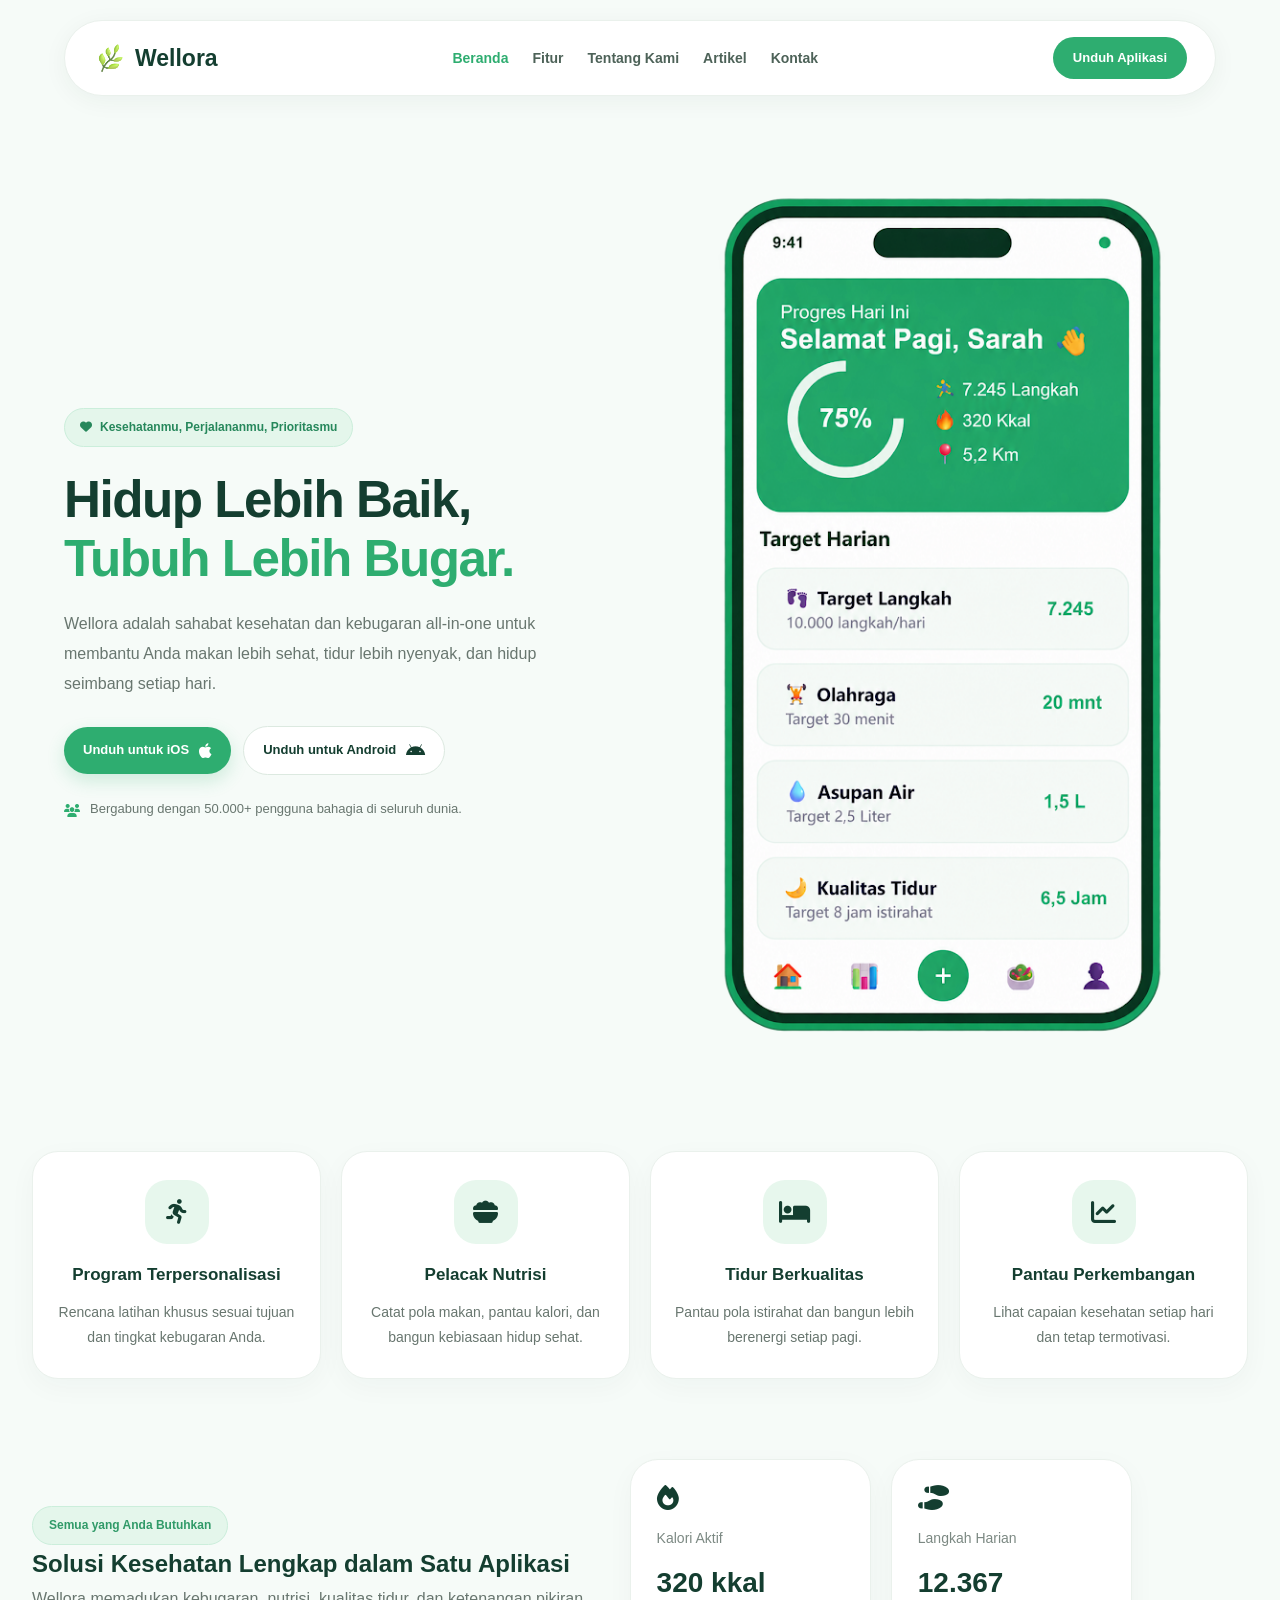
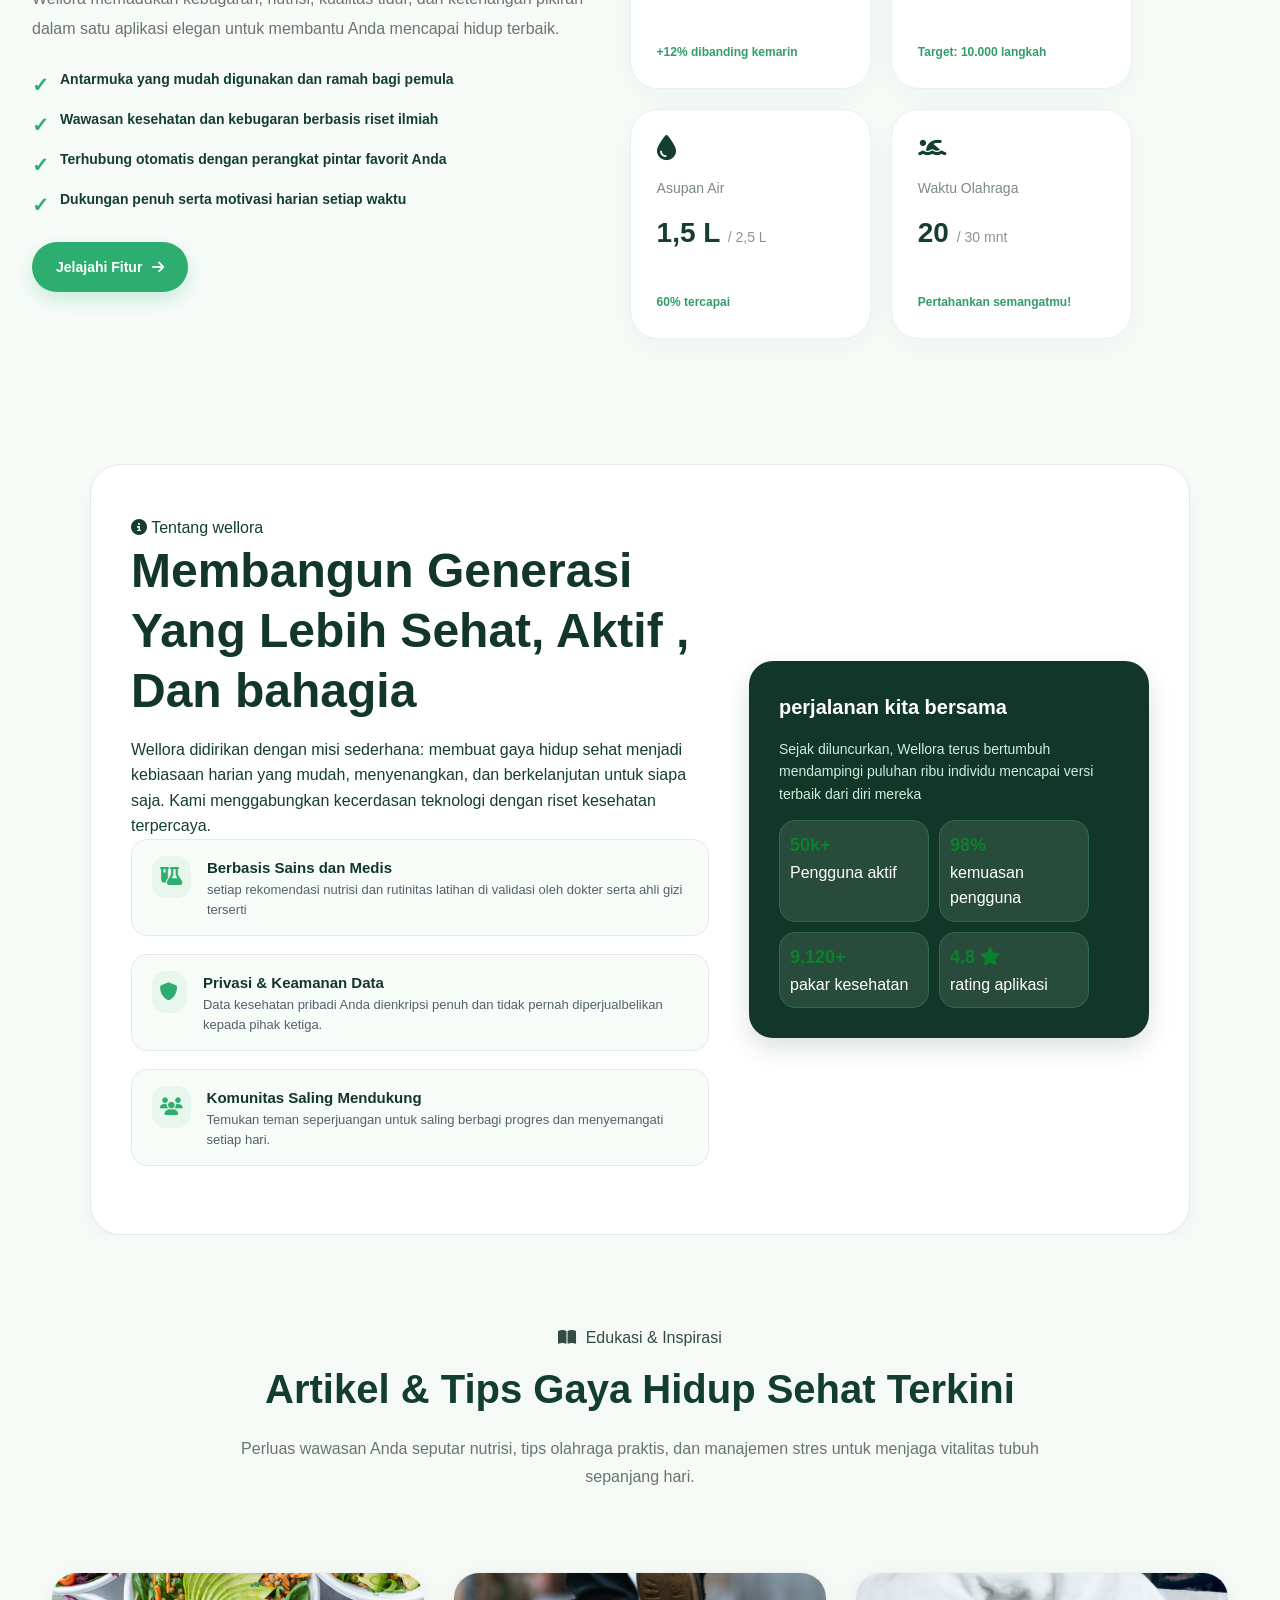
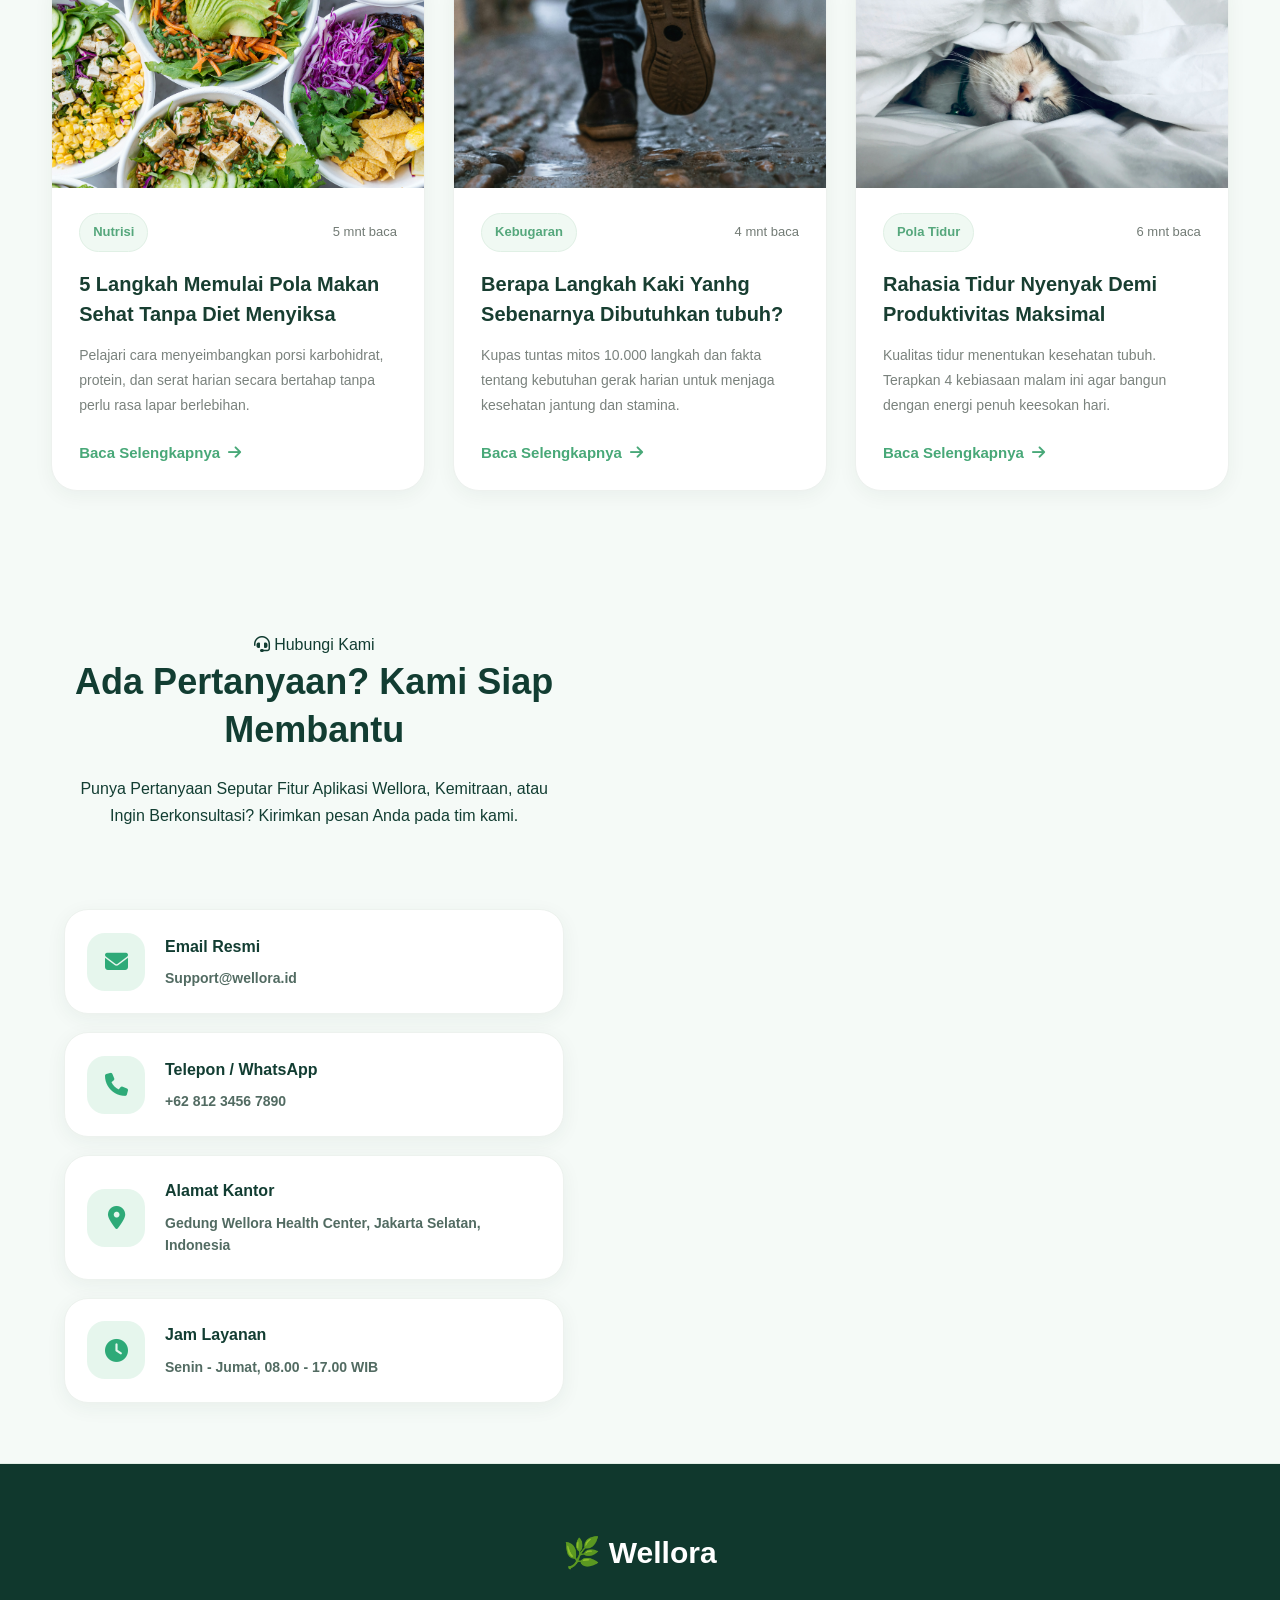
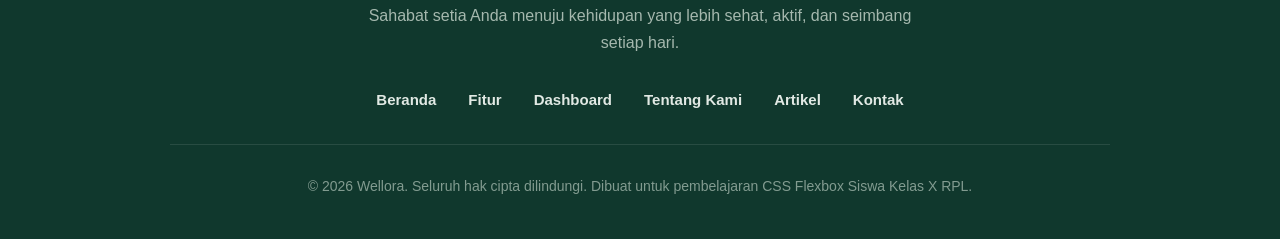
<file: index.html>
<!DOCTYPE html>
<html lang="id">
<head>
    <meta charset="UTF-8">
    <meta name="viewport" content="width=device-width, initial-scale=1.0">
    <title>Wellora - Hidup Lebih Sehat</title>
<!-- logo lgi -->
    <link rel="icon" type="aset/logo wellora.png" href="aset/logo wellora.png">

    <link rel="stylesheet" href="style.css">

    <link rel="stylesheet"
        href="https://cdnjs.cloudflare.com/ajax/libs/font-awesome/6.7.2/css/all.min.css">
</head>

<body>

    <!-- HEADER / NAVBAR -->
    <header class="navbar">
        <a href="#" class="nav-logo">
            <img src="aset/logo wellora.png" alt="Logo Wellora">
            <span>Wellora</span>
        </a>

        <nav class="nav-menu">
            <a href="#" class="nav-item active">Beranda</a>
            <a href="#fitur" class="nav-item">Fitur</a>
            <a href="#tentang" class="nav-item">Tentang Kami</a>
            <a href="#artikel" class="nav-item">Artikel</a>
            <a href="#kontak" class="nav-item">Kontak</a>
        </nav>

        <div class="nav-button">
            <a href="#fitur" class="btn-unduh">Unduh Aplikasi</a>
        </div>
    </header>

    <!-- HERO UTAMA -->
    <section class="hero-utama">

        <div class="text-hero">
            <span class="badge-hero">
                <i class="fa-solid fa-heart"></i>
                Kesehatanmu, Perjalananmu, Prioritasmu
            </span>

            <h1 class="judul-hero">
                Hidup Lebih Baik,
                <span>Tubuh Lebih Bugar.</span>
            </h1>

            <p class="deskripsi-hero">
                Wellora adalah sahabat kesehatan dan kebugaran
                all-in-one untuk membantu Anda makan lebih sehat,
                tidur lebih nyenyak, dan hidup seimbang setiap hari.
            </p>

            <div class="button-hero">
                <a href="#" class="btn-ios">
                    Unduh untuk iOS
                    <i class="fa-brands fa-apple"></i>
                </a>

                <a href="#" class="btn-android">
                    Unduh untuk Android
                    <i class="fa-brands fa-android"></i>
                </a>
            </div>

            <div class="tagline">
                <i class="fa-solid fa-users"></i>
                Bergabung dengan 50.000+ pengguna bahagia
                di seluruh dunia.
            </div>
        </div>

        <div class="gambar-hero">
            <img src="aset/mobile.png" alt="Aplikasi Wellora"
                class="gambar">
        </div>

    </section>

    <!-- KONTEN UTAMA -->
    <main class="container">

        <!-- FITUR -->
        <section class="features" id="fitur">

            <div class="feature">
                <span class="icon">
                    <i class="fa-solid fa-person-running"></i>
                </span>
                <h3>Program Terpersonalisasi</h3>
                <p>
                    Rencana latihan khusus sesuai tujuan dan tingkat
                    kebugaran Anda.
                </p>
            </div>

            <div class="feature">
                <span class="icon">
                    <i class="fa-solid fa-bowl-food"></i>
                </span>
                <h3>Pelacak Nutrisi</h3>
                <p>
                    Catat pola makan, pantau kalori, dan bangun
                    kebiasaan hidup sehat.
                </p>
            </div>

            <div class="feature">
                <span class="icon">
                    <i class="fa-solid fa-bed"></i>
                </span>
                <h3>Tidur Berkualitas</h3>
                <p>
                    Pantau pola istirahat dan bangun lebih berenergi
                    setiap pagi.
                </p>
            </div>

            <div class="feature">
                <span class="icon">
                    <i class="fa-solid fa-chart-line"></i>
                </span>
                <h3>Pantau Perkembangan</h3>
                <p>
                    Lihat capaian kesehatan setiap hari dan tetap
                    termotivasi.
                </p>
            </div>

        </section>

        <!-- INFORMASI DAN DASHBOARD -->
        <section class="hero">

            <div class="content">
                <span class="badge">
                    Semua yang Anda Butuhkan
                </span>

                <h2 class="judul-konten">
                    Solusi Kesehatan Lengkap dalam Satu Aplikasi
                </h2>

                <p class="description">
                    Wellora memadukan kebugaran, nutrisi, kualitas tidur,
                    dan ketenangan pikiran dalam satu aplikasi elegan
                    untuk membantu Anda mencapai hidup terbaik.
                </p>

                <ul class="daftar-fitur">
                    <li>
                        Antarmuka yang mudah digunakan dan ramah bagi pemula
                    </li>
                    <li>
                        Wawasan kesehatan dan kebugaran berbasis riset ilmiah
                    </li>
                    <li>
                        Terhubung otomatis dengan perangkat pintar favorit Anda
                    </li>
                    <li>
                        Dukungan penuh serta motivasi harian setiap waktu
                    </li>
                </ul>

                <a href="#dashboard" class="button">
                    Jelajahi Fitur <i class="fa-solid fa-arrow-right"></i>
                </a>
            </div>

            <!-- DASHBOARD -->
            <div class="dashboard" id="dashboard">

                <div class="stat">
                    <span class="stat-icon">
                        <i class="fa-solid fa-fire"></i>
                    </span>
                    <p>Kalori Aktif</p>
                    <h3>320 kkal</h3>
                    <small>+12% dibanding kemarin</small>
                </div>

                <div class="stat">
                    <span class="stat-icon">
                        <i class="fa-solid fa-shoe-prints"></i>
                    </span>
                    <p>Langkah Harian</p>
                    <h3>12.367</h3>
                    <small>Target: 10.000 langkah</small>
                </div>

                <div class="stat">
                    <span class="stat-icon">
                        <i class="fa-solid fa-droplet"></i>
                    </span>
                    <p>Asupan Air</p>
                    <h3>1,5 L <em>/ 2,5 L</em></h3>
                    <small>60% tercapai</small>
                </div>

                <div class="stat">
                    <span class="stat-icon">
                        <i class="fa-solid fa-person-swimming"></i>
                    </span>
                    <p>Waktu Olahraga</p>
                    <h3>20 <em>/ 30 mnt</em></h3>
                    <small>Pertahankan semangatmu!</small>
                </div>

            </div>

        </section>

        <!-- TENTANG
        <section class="tentang" id="tentang">
            <span class="badge">Tentang Wellora</span>
            <h2>Mulai Perjalanan Sehatmu Bersama Wellora</h2>
            <p>
                Satu aplikasi untuk membantu Anda menjaga kebugaran,
                pola makan, tidur, dan keseimbangan hidup.
            </p>
        </section>

        <footer id="kontak">
            <p>© 2026 Wellora. Hidup sehat, hidup lebih baik.</p>
        </footer> -->

    </main>

  <section class="about" id="tentang">
    <div class="about-kiri">
        <span class="about-badge">
        <i class="fa-solid fa-info-circle"></i> Tentang wellora
        
        </span>
        <h2 class="about-title"> Membangun Generasi Yang Lebih Sehat, Aktif ,
           Dan bahagia</h2>
        <p class="about-description">
            Wellora didirikan dengan misi sederhana: membuat gaya hidup sehat menjadi
             kebiasaan harian yang mudah, menyenangkan, dan berkelanjutan untuk siapa saja.
              Kami menggabungkan kecerdasan teknologi dengan riset kesehatan terpercaya. 

        </p>

        <div class="about-values">
            <!-- value 1 -->
            <div class="value-item">
              <div class="value-icon">
                <i class="fa-solid fa-flask-vial"></i>
             </div>         
             <div class="value-text">
                <div class="value-title">Berbasis Sains dan Medis</div>
                <div class="value-desc">
                setiap rekomendasi nutrisi dan rutinitas latihan di validasi 
                oleh dokter serta ahli gizi terserti</div>

              </div>
           
        
            </div>
            <!-- value 2 -->
            <div class="value-item">
                <div class="value-icon">
                    <i class="fa-solid fa-shield"></i>
                </div>         
                <div class="value-text">
                    

            <div class="value-title">Privasi & Keamanan Data</div>
            <div class="value-desc">
            Data kesehatan pribadi Anda dienkripsi penuh 
            dan tidak pernah diperjualbelikan kepada pihak ketiga.</div>



                </div>
            </div>
            <!-- value 3 -->
             <div class="value-item">
              <div class="value-icon">
                <i class="fa-solid fa-users"></i>
             </div>         
             <div class="value-text">
                <div class="value-title">Komunitas Saling Mendukung</div>
                <div class="value-desc">
                    Temukan teman seperjuangan untuk saling 
                    berbagi progres dan menyemangati setiap hari.
                </div>
              </div>
             </div>
        </div>
    </div>    

<div class="about-kanan">
<div class="box-about-kanan">
    <h2 class="title-about-kanan">
        perjalanan kita bersama
    </h2>
    <p class="desc-about-kanan">
        Sejak diluncurkan, Wellora terus bertumbuh mendampingi 
        puluhan ribu individu mencapai versi terbaik dari diri mereka
    </p>
<div class="card-about-kanan">
    <div class="card-item">
      <div class="teks-about-kanan">50k+</div>  
        Pengguna aktif
    </div>

    <div class="card-item">
       <div class="teks-about-kanan">98%</div> 
        kemuasan pengguna
</div>

    <div class="card-item">
       <div class="teks-about-kanan">9,120+</div> 
        pakar kesehatan
</div>

    <div class="card-item">
        <div class="teks-about-kanan">4.8 <i class="fa-solid fa-star"></i></div>
        rating aplikasi
    
</div>
</div>

    </div>

           </div>
  </section>

  <!-- artikel -->
   <section class="artikel" id="artikel">

    <!-- judul -->
<div class="artikel-header">
        <p class="artikel-label">
            <i class="fa-solid fa-book-open"></i>
            Edukasi & Inspirasi
        </p>

        <h2>Artikel & Tips Gaya Hidup Sehat Terkini</h2>

        <p class="artikel-deskripsi">
            Perluas wawasan Anda seputar nutrisi, tips olahraga praktis,
            dan manajemen stres untuk menjaga vitalitas tubuh sepanjang hari.
        </p>
    </div>


    </div>

    <!-- 3card -->

    <div class="artikel-container">

        <!-- artikel 1 -->
         <div class="artikel-card">
            <div class="artikel-image">
                <img src="aset/luisa-brimble-2RrBE90w0T8-unsplash.jpg"
                    alt="pola makanan sehat ">
            </div>

            <div class="artikel-content">
                <div class="artikel-meta">
                    <span class="artikel-kategori">Nutrisi</span>
                    <span class="waktu-baca">5 mnt baca</span>
                </div>

                <h3 class="artikel-title">
                    5 Langkah Memulai Pola Makan Sehat Tanpa Diet Menyiksa
                </h3>
               
                <p>
                    Pelajari cara menyeimbangkan porsi karbohidrat,
                    protein, dan serat harian secara bertahap tanpa
                    perlu rasa lapar berlebihan.
                </p>

                 <a href="detail-berita.html?id=0" class="artikel-link">
                    Baca Selengkapnya
                    <i class="fa-solid fa-arrow-right"></i>
                </a>
            </div>
         </div>


         <!-- artikel 2 -->
        <article class="artikel-card">
            <div class="artikel-image">
                <img
                    src="aset/alejandro-luengo-jSvoR46Xk8Q-unsplash.jpg"
                    alt="Seseorang sedang berolahraga"
                >
            </div>

            <div class="artikel-content">
                <div class="artikel-meta">
                    <span class="artikel-kategori">Kebugaran</span>
                    <span class="waktu-baca">4 mnt baca</span>
                </div>

                <h3>
                    Berapa Langkah Kaki Yanhg Sebenarnya Dibutuhkan tubuh?
                </h3>

                <p>
                    Kupas tuntas mitos 10.000 langkah dan fakta
                    tentang kebutuhan gerak harian untuk menjaga
                    kesehatan jantung dan stamina.
                </p>

                <a href="detail-berita.html?id=1" class="artikel-link">
                    Baca Selengkapnya
                    <i class="fa-solid fa-arrow-right"></i>
                </a>
            </div>
        </article>

        <!-- artikel 3 -->
        <article class="artikel-card">
            <div class="artikel-image">
                <img
                    src="aset/kate-stone-matheson-uy5t-CJuIK4-unsplash.jpg"
                    alt="Suasana tidur yang nyaman"
                >
            </div>

            <div class="artikel-content">
                <div class="artikel-meta">
                    <span class="artikel-kategori">Pola Tidur</span>
                    <span class="waktu-baca">6 mnt baca</span>
                </div>

                <h3>
                    Rahasia Tidur Nyenyak Demi Produktivitas Maksimal
                </h3>

                <p>
                    Kualitas tidur menentukan kesehatan tubuh.
                    Terapkan 4 kebiasaan malam ini agar bangun
                    dengan energi penuh keesokan hari.
                </p>

                <a href="detail-berita.html?id=2" class="artikel-link">
                    Baca Selengkapnya
                    <i class="fa-solid fa-arrow-right"></i>
                </a>
            </div>


    </div>
    
   </section>

<!-- HUBUNGI KAMI -->
<section class="hubungi" id="kontak">

    <!-- BAGIAN KIRI -->
    <div class="hubungi-kiri">

        <div class="teks-hubungi">
            <p>
                <i class="fa-solid fa-headset"></i>
                Hubungi Kami
            </p>

            <h1>Ada Pertanyaan? Kami Siap Membantu</h1>

            <p>
                Punya Pertanyaan Seputar Fitur Aplikasi Wellora,
                Kemitraan, atau Ingin Berkonsultasi?
                Kirimkan pesan Anda pada tim kami.
            </p>
        </div>
        


        <!-- KARTU INFORMASI -->
        <div class="box-hubungi">

            <!-- EMAIL -->
            <div class="hubungi-item">
                <div class="hubungi-icon">
                    <i class="fa-solid fa-envelope"></i>
                </div>

                <div class="hubungi-text">
                    <div class="hubungi-title">Email Resmi</div>
                    <div class="hubungi-desc">
                        Support@wellora.id
                    </div>
                </div>
            </div>

            <!-- TELEPON -->
            <div class="hubungi-item">
                <div class="hubungi-icon">
                    <i class="fa-solid fa-phone"></i>
                </div>

                <div class="hubungi-text">
                    <div class="hubungi-title">
                        Telepon / WhatsApp
                    </div>
                    <div class="hubungi-desc">
                        +62 812 3456 7890
                    </div>
                </div>
            </div>

            <!-- ALAMAT -->
            <div class="hubungi-item">
                <div class="hubungi-icon">
                    <i class="fa-solid fa-location-dot"></i>
                </div>

                <div class="hubungi-text">
                    <div class="hubungi-title">Alamat Kantor</div>
                    <div class="hubungi-desc">
                        Gedung Wellora Health Center,
                        Jakarta Selatan, Indonesia
                    </div>
                </div>
            </div>

            <!-- JAM LAYANAN -->
            <div class="hubungi-item">
                <div class="hubungi-icon">
                    <i class="fa-solid fa-clock"></i>
                </div>

                <div class="hubungi-text">
                    <div class="hubungi-title">Jam Layanan</div>
                    <div class="hubungi-desc">
                        Senin - Jumat, 08.00 - 17.00 WIB
                    </div>
                </div>
            </div>

        </div>
    </div>

</section>
  
<!-- FOOTER WELLORA -->
<footer class="footer">
    <div class="footer-container">

        <!-- Logo -->
        <div class="footer-logo">
            <h2>🌿 Wellora</h2>
        </div>

        <!-- Deskripsi -->
        <p class="footer-description">
            Sahabat setia Anda menuju kehidupan yang lebih sehat,
            aktif, dan seimbang<br>
            setiap hari.
        </p>

        <!-- Navigasi -->
        <nav class="footer-nav">
            <a href="#beranda">Beranda</a>
            <a href="#fitur">Fitur</a>
            <a href="#dashboard">Dashboard</a>
            <a href="#tentang">Tentang Kami</a>
            <a href="#artikel">Artikel</a>
            <a href="#kontak">Kontak</a>
        </nav>

        <!-- Garis Pembatas -->
        <div class="footer-line"></div>

        <!-- Copyright -->
        <p class="footer-copyright">
            © 2026 Wellora. Seluruh hak cipta dilindungi.
            Dibuat untuk pembelajaran CSS Flexbox Siswa Kelas X RPL.
        </p>

    </div>
</footer>

 <button id="btnBackToTop" class="btn-back-to-top" onclick="keAtasHalaman()">
    <i class="fa-solid fa-arrow-up"></i>
  </button>

  <script>
// // setiap user melakukan scroll jalankan fungsi di dalam
// funsi ini akan di panggil berulang" selama pengguna melakukan scroll
    window.addEventListener('scroll', function(){
       
       
         // get elemen by id  : mengembil  elemen html yg memilih id btnbacktotop


        const btnTop = document.getElementById('btnBackToTop');
        if(window.scrollY >300){
            btnTop.style.display= 'flex';
        }else{
            btnTop.style.display= 'none';
        }
    });

        function keAtasHalaman(){
            window.scrollTo({
                top: 0, behavior: 'smooth'
                // bergulir halus ke paling atas
            })
        }
  </script>

</body>
</html>
</file>
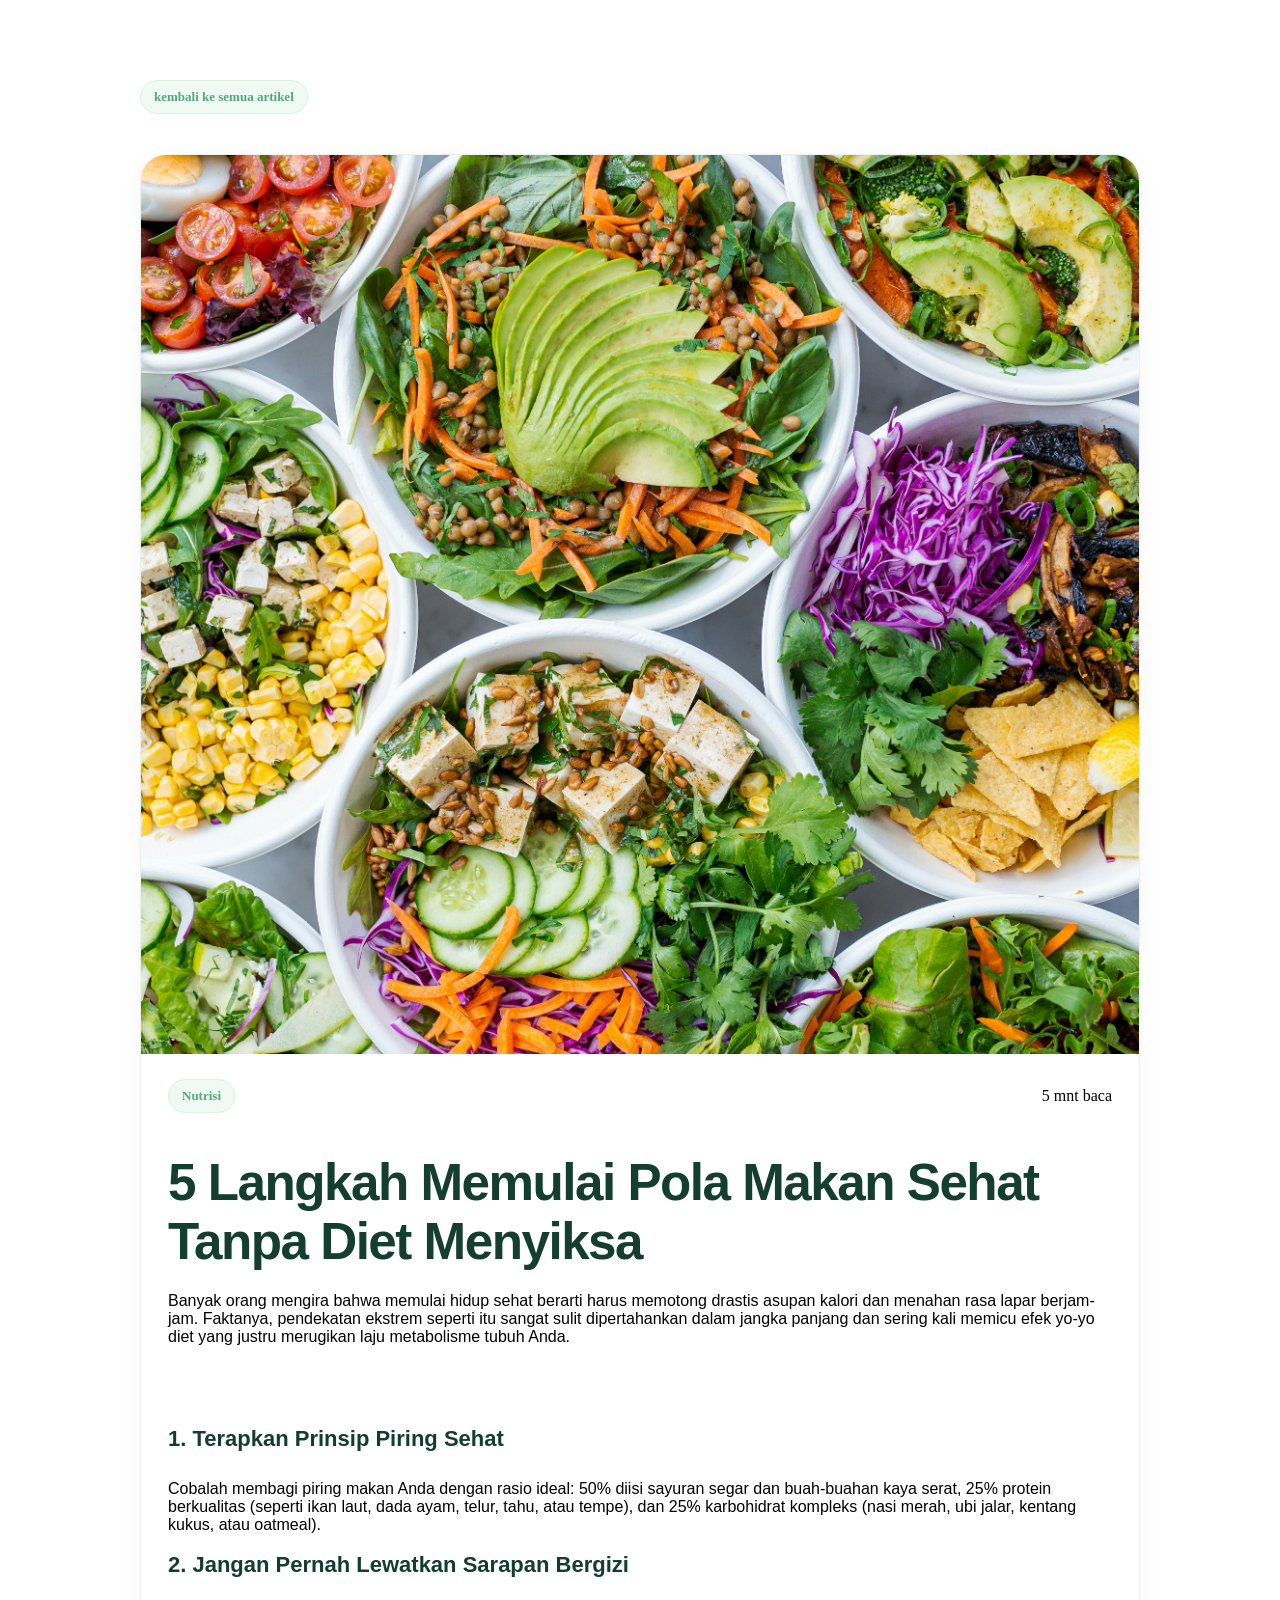
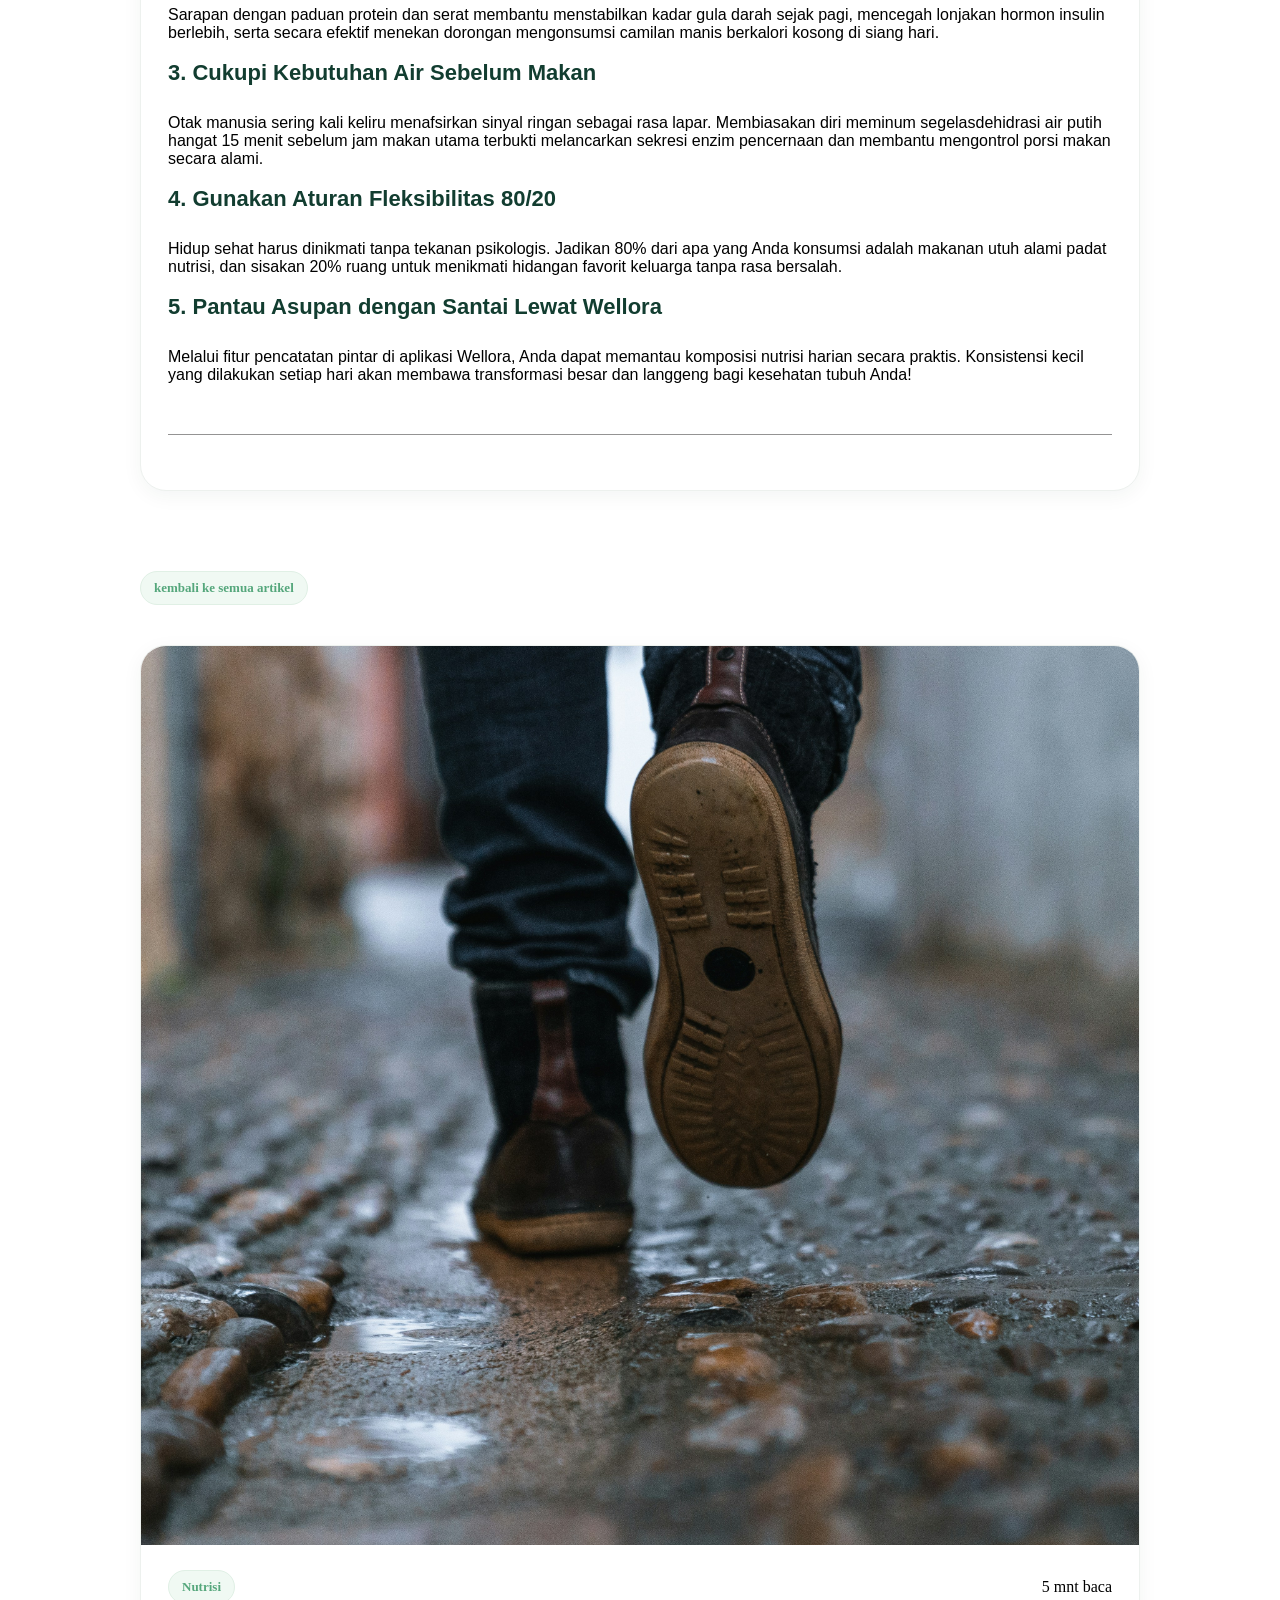
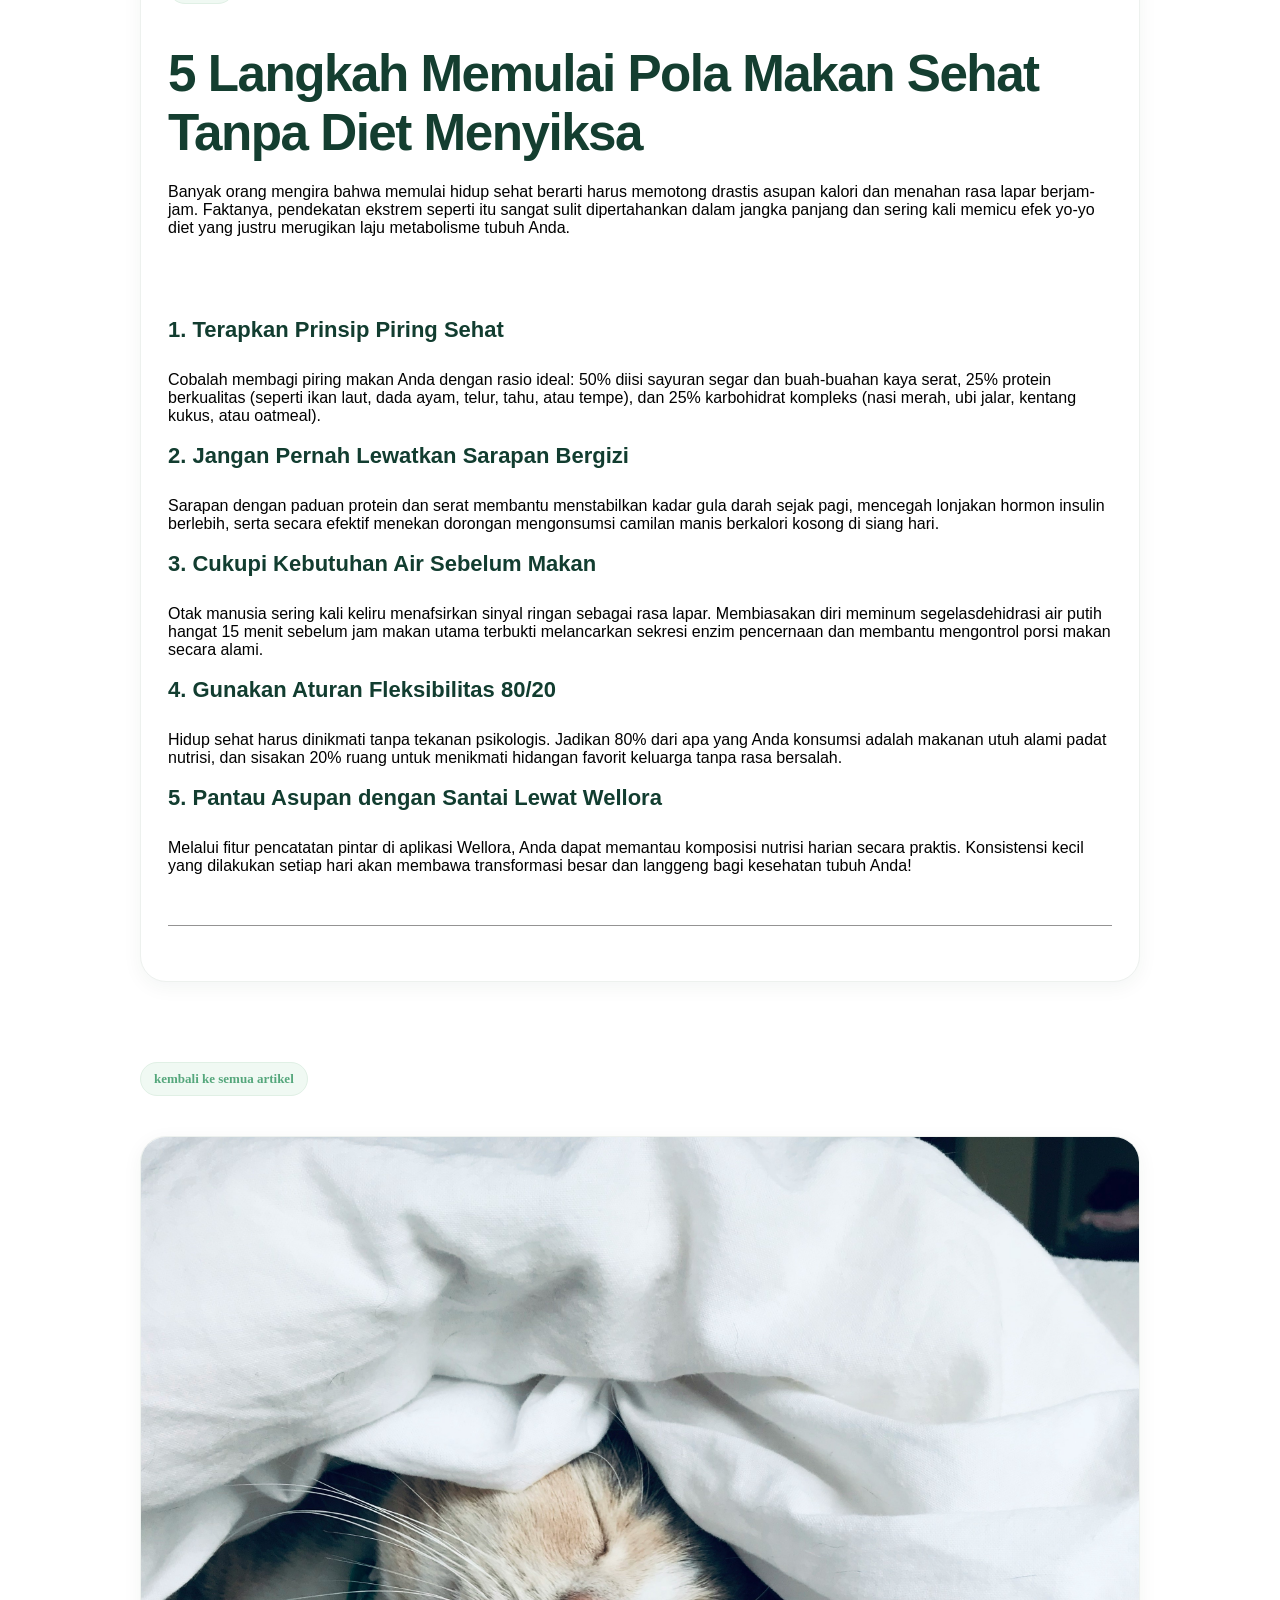
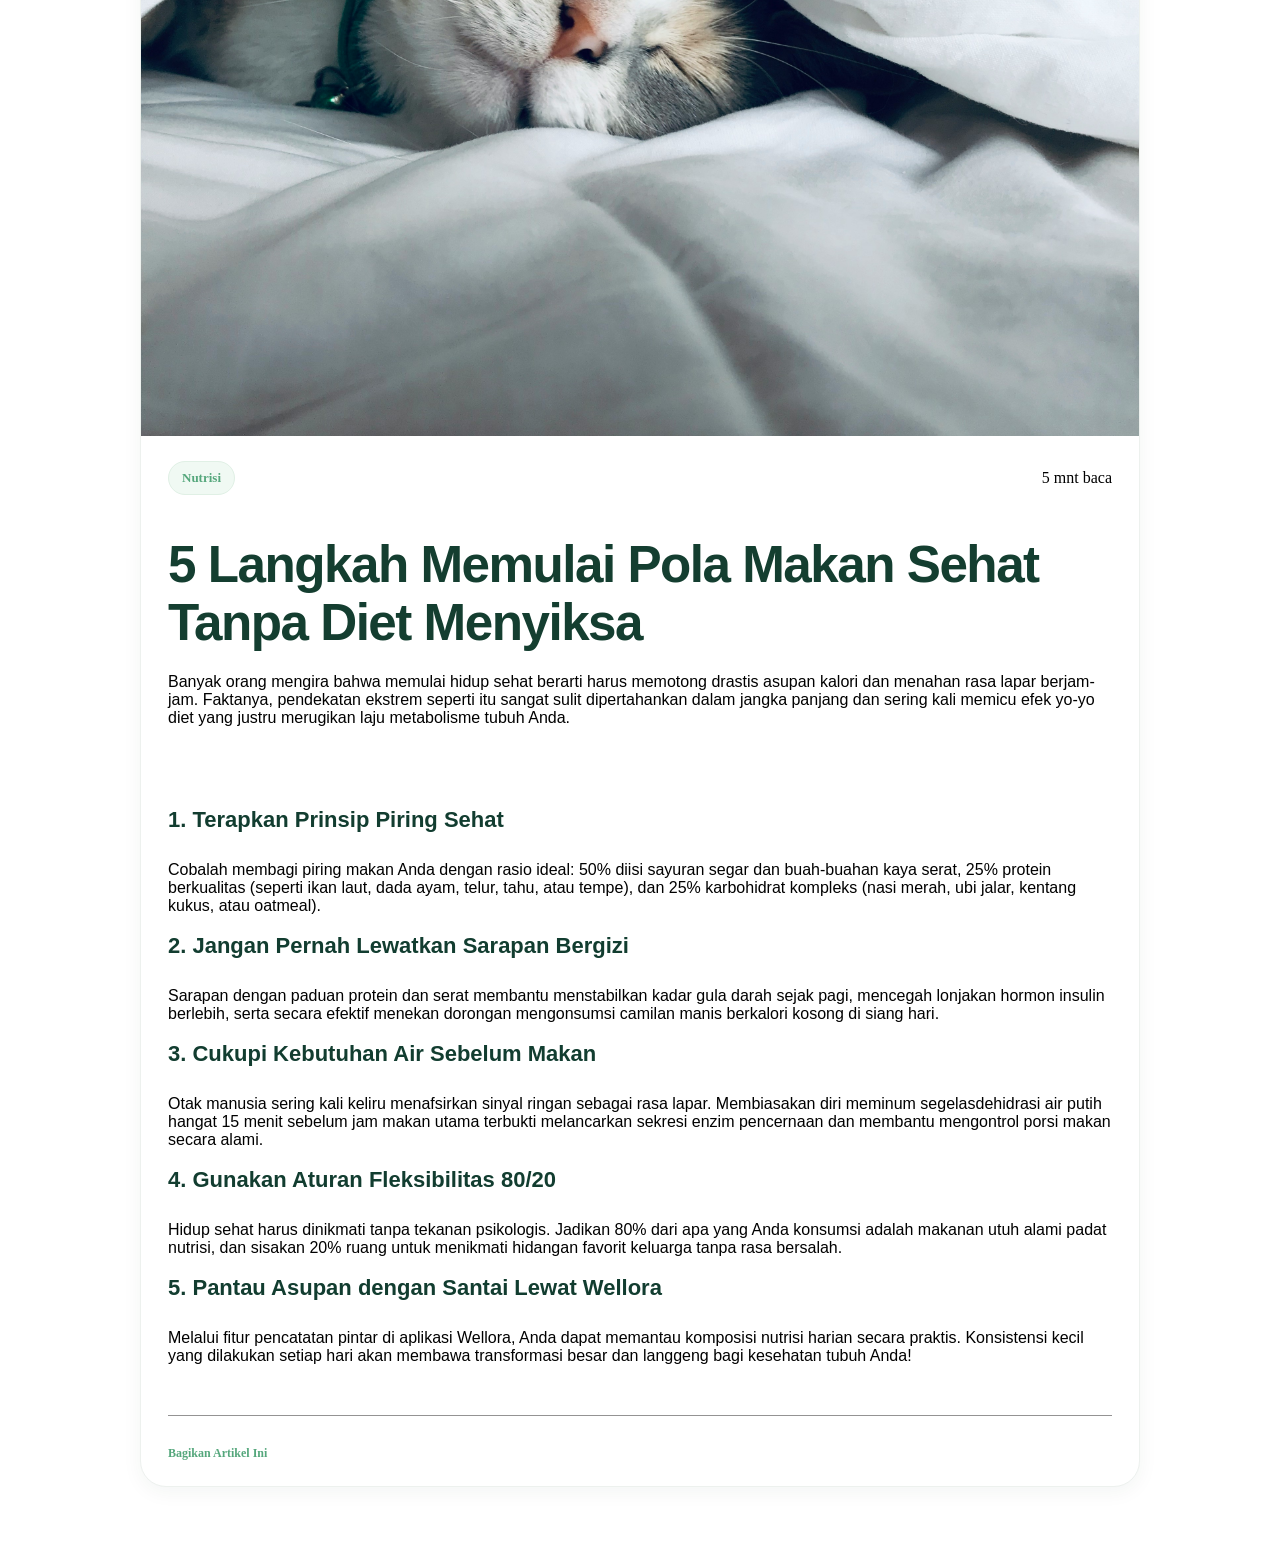
<file: detail-berita.html>
<!DOCTYPE html>
<html lang="en">
<head>
    <meta charset="UTF-8">
    <meta name="viewport" content="width=device-width, initial-scale=1.0">
    <title>Detail berita</title>

     <link rel="stylesheet" href="detail-berita.css">


</head>
<body>
    
<!-- ini artikel 0 -->
    <div class="artikel-container">
        <div class="kembali">
    <span class="kmbl"><i class="fa-solid fa-arrow-left-long">
    </i>kembali ke semua artikel</span>
</div>    
      <!-- artikel 1 -->
         <div class="artikel-card">
            <div class="artikel-image">
                <img src="aset/luisa-brimble-2RrBE90w0T8-unsplash.jpg"
                    alt="pola makanan sehat ">
            </div>
             <div class="artikel-content">
                <div class="artikel-meta">
                     <span class="artikel-kategori">Nutrisi</span>
                    <span class="waktu-baca">5 mnt baca</span>
                </div>

                <h3 class="artikel-title">
                    5 Langkah Memulai Pola Makan Sehat Tanpa Diet Menyiksa
                </h3>
               <div class="teks">
                <p class="p1">
                    Banyak orang mengira bahwa memulai hidup sehat 
                    berarti harus memotong drastis asupan kalori dan
                     menahan rasa lapar berjam-jam. Faktanya, pendekatan 
                     ekstrem seperti itu sangat sulit dipertahankan dalam
                      jangka panjang dan sering kali memicu efek yo-yo diet
                       yang justru merugikan laju metabolisme tubuh Anda.</p>

<h3 class="h1"> 1. Terapkan Prinsip Piring Sehat</h3>
<p>Cobalah membagi piring makan Anda dengan rasio ideal:
 50% diisi sayuran segar dan buah-buahan kaya serat, 
 25% protein berkualitas (seperti ikan laut, dada ayam,
  telur, tahu, atau tempe), dan 25% karbohidrat kompleks 
  (nasi merah, ubi jalar, kentang kukus, atau oatmeal).</p>
<h3 class="h1">2. Jangan Pernah Lewatkan Sarapan Bergizi</h3>
<p>Sarapan dengan paduan protein dan serat membantu menstabilkan
 kadar gula darah sejak pagi, mencegah lonjakan hormon insulin 
 berlebih, serta secara efektif menekan dorongan mengonsumsi
  camilan manis berkalori kosong di siang hari.</p>
<h3 class="h1">3. Cukupi Kebutuhan Air Sebelum Makan</h3>
<p>Otak manusia sering kali keliru menafsirkan sinyal 
 ringan sebagai rasa lapar. Membiasakan diri meminum segelasdehidrasi
  air putih hangat 15 menit sebelum jam makan utama terbukti 
  melancarkan sekresi enzim pencernaan dan membantu mengontrol 
  porsi makan secara alami.</p>
<h3 class="h1">4. Gunakan Aturan Fleksibilitas 80/20</h3>
<p>Hidup sehat harus dinikmati tanpa tekanan psikologis. 
Jadikan 80% dari apa yang Anda konsumsi adalah makanan
 utuh alami padat nutrisi, dan sisakan 20% ruang untuk
  menikmati hidangan favorit keluarga tanpa rasa bersalah.</p>
<h3 class="h1">5. Pantau Asupan dengan Santai Lewat Wellora</h3>
<p>Melalui fitur pencatatan pintar di aplikasi Wellora,
 Anda dapat memantau komposisi nutrisi harian secara praktis.
 Konsistensi kecil yang dilakukan setiap hari akan membawa 
 transformasi besar dan langgeng bagi kesehatan tubuh Anda!</p>

               </div>              
    <div class="footer-line"></div>
                 
            </div>
         </div>
    </div>
    <article id="artikel-0" class="artikel-card-main">

    </article>

    <!-- ini artikel 1 -->
    <div class="artikel-container">
        <div class="kembali">
    <span class="kmbl"><i class="fa-solid fa-arrow-left-long">
    </i>kembali ke semua artikel</span>
</div>    
      <!-- artikel 1 -->
         <div class="artikel-card">
            <div class="artikel-image">
                <img src="aset/alejandro-luengo-jSvoR46Xk8Q-unsplash.jpg"
                    alt="pola makanan sehat ">
            </div>
             <div class="artikel-content">
                <div class="artikel-meta">
                     <span class="artikel-kategori">Nutrisi</span>
                    <span class="waktu-baca">5 mnt baca</span>
                </div>

                <h3 class="artikel-title">
                    5 Langkah Memulai Pola Makan Sehat Tanpa Diet Menyiksa
                </h3>
               <div class="teks">
                <p class="p1">
                    Banyak orang mengira bahwa memulai hidup sehat 
                    berarti harus memotong drastis asupan kalori dan
                     menahan rasa lapar berjam-jam. Faktanya, pendekatan 
                     ekstrem seperti itu sangat sulit dipertahankan dalam
                      jangka panjang dan sering kali memicu efek yo-yo diet
                       yang justru merugikan laju metabolisme tubuh Anda.</p>

<h3 class="h1"> 1. Terapkan Prinsip Piring Sehat</h3>
<p>Cobalah membagi piring makan Anda dengan rasio ideal:
 50% diisi sayuran segar dan buah-buahan kaya serat, 
 25% protein berkualitas (seperti ikan laut, dada ayam,
  telur, tahu, atau tempe), dan 25% karbohidrat kompleks 
  (nasi merah, ubi jalar, kentang kukus, atau oatmeal).</p>
<h3 class="h1">2. Jangan Pernah Lewatkan Sarapan Bergizi</h3>
<p>Sarapan dengan paduan protein dan serat membantu menstabilkan
 kadar gula darah sejak pagi, mencegah lonjakan hormon insulin 
 berlebih, serta secara efektif menekan dorongan mengonsumsi
  camilan manis berkalori kosong di siang hari.</p>
<h3 class="h1">3. Cukupi Kebutuhan Air Sebelum Makan</h3>
<p>Otak manusia sering kali keliru menafsirkan sinyal 
 ringan sebagai rasa lapar. Membiasakan diri meminum segelasdehidrasi
  air putih hangat 15 menit sebelum jam makan utama terbukti 
  melancarkan sekresi enzim pencernaan dan membantu mengontrol 
  porsi makan secara alami.</p>
<h3 class="h1">4. Gunakan Aturan Fleksibilitas 80/20</h3>
<p>Hidup sehat harus dinikmati tanpa tekanan psikologis. 
Jadikan 80% dari apa yang Anda konsumsi adalah makanan
 utuh alami padat nutrisi, dan sisakan 20% ruang untuk
  menikmati hidangan favorit keluarga tanpa rasa bersalah.</p>
<h3 class="h1">5. Pantau Asupan dengan Santai Lewat Wellora</h3>
<p>Melalui fitur pencatatan pintar di aplikasi Wellora,
 Anda dapat memantau komposisi nutrisi harian secara praktis.
 Konsistensi kecil yang dilakukan setiap hari akan membawa 
 transformasi besar dan langgeng bagi kesehatan tubuh Anda!</p>

               </div>              
    <div class="footer-line"></div>
                 
            </div>
         </div>
    </div>
    <article id="artikel-1" class="artikel-card-main">

    </article>

    <!-- ini artikel 2 -->
    <div class="artikel-container">
        <div class="kembali">
    <span class="kmbl"><i class="fa-solid fa-arrow-left-long">
    </i>kembali ke semua artikel</span>
</div>    
      <!-- artikel 1 -->
         <div class="artikel-card">
            <div class="artikel-image">
                <img src="aset/kate-stone-matheson-uy5t-CJuIK4-unsplash.jpg"
                    alt="pola makanan sehat ">
            </div>
             <div class="artikel-content">
                <div class="artikel-meta">
                     <span class="artikel-kategori">Nutrisi</span>
                    <span class="waktu-baca">5 mnt baca</span>
                </div>

                <h3 class="artikel-title">
                    5 Langkah Memulai Pola Makan Sehat Tanpa Diet Menyiksa
                </h3>
               <div class="teks">
                <p class="p1">
                    Banyak orang mengira bahwa memulai hidup sehat 
                    berarti harus memotong drastis asupan kalori dan
                     menahan rasa lapar berjam-jam. Faktanya, pendekatan 
                     ekstrem seperti itu sangat sulit dipertahankan dalam
                      jangka panjang dan sering kali memicu efek yo-yo diet
                       yang justru merugikan laju metabolisme tubuh Anda.</p>

<h3 class="h1"> 1. Terapkan Prinsip Piring Sehat</h3>
<p>Cobalah membagi piring makan Anda dengan rasio ideal:
 50% diisi sayuran segar dan buah-buahan kaya serat, 
 25% protein berkualitas (seperti ikan laut, dada ayam,
  telur, tahu, atau tempe), dan 25% karbohidrat kompleks 
  (nasi merah, ubi jalar, kentang kukus, atau oatmeal).</p>
<h3 class="h1">2. Jangan Pernah Lewatkan Sarapan Bergizi</h3>
<p>Sarapan dengan paduan protein dan serat membantu menstabilkan
 kadar gula darah sejak pagi, mencegah lonjakan hormon insulin 
 berlebih, serta secara efektif menekan dorongan mengonsumsi
  camilan manis berkalori kosong di siang hari.</p>
<h3 class="h1">3. Cukupi Kebutuhan Air Sebelum Makan</h3>
<p>Otak manusia sering kali keliru menafsirkan sinyal 
 ringan sebagai rasa lapar. Membiasakan diri meminum segelasdehidrasi
  air putih hangat 15 menit sebelum jam makan utama terbukti 
  melancarkan sekresi enzim pencernaan dan membantu mengontrol 
  porsi makan secara alami.</p>
<h3 class="h1">4. Gunakan Aturan Fleksibilitas 80/20</h3>
<p>Hidup sehat harus dinikmati tanpa tekanan psikologis. 
Jadikan 80% dari apa yang Anda konsumsi adalah makanan
 utuh alami padat nutrisi, dan sisakan 20% ruang untuk
  menikmati hidangan favorit keluarga tanpa rasa bersalah.</p>
<h3 class="h1">5. Pantau Asupan dengan Santai Lewat Wellora</h3>
<p>Melalui fitur pencatatan pintar di aplikasi Wellora,
 Anda dapat memantau komposisi nutrisi harian secara praktis.
 Konsistensi kecil yang dilakukan setiap hari akan membawa 
 transformasi besar dan langgeng bagi kesehatan tubuh Anda!</p>

               </div>              
    <div class="footer-line"></div>
                 
    <h4 class="bagi"><i class="fa-solid fa-share-nodes"></i>Bagikan Artikel Ini</h4>
            </div>
         </div>
    </div>
    <article id="artikel-2" class="artikel-card-main">

    </article>

</body>
</html>
</file>
<file: style.css>
* {
    margin: 0;
    padding: 0;
    box-sizing: border-box;
}

html {
    scroll-behavior: smooth;
}

body {
    font-family: "Segoe UI", Arial, sans-serif;
    color: #143e30;
    background: #f6fbf8;
    line-height: 1.6;
}

a {
    text-decoration: none;
}

img {
    max-width: 100%;
}

/* =========================
   NAVBAR
========================= */
.navbar {
    width: 90%;
    max-width: 1200px;
    min-height: 76px;
    margin: 20px auto 0;
    padding: 14px 28px;
    background: #ffffff;
    border: 1px solid #eaf1ec;
    border-radius: 40px;
    box-shadow: 0 5px 24px rgba(20, 62, 48, 0.05);

    display: flex;
    justify-content: space-between;
    align-items: center;
    gap: 24px;
}

.nav-logo {
    display: flex;
    align-items: center;
    gap: 10px;
    color: #143e30;
    font-size: 23px;
    font-weight: 800;
    flex-shrink: 0;
}

.nav-logo img {
    width: 32px;
    height: 32px;
    object-fit: contain;
}

.nav-menu {
    display: flex;
    align-items: center;
    justify-content: center;
    gap: 24px;
}

.nav-item {
    color: #4d6258;
    font-size: 14px;
    font-weight: 600;
    transition: color 0.2s ease;
}

.nav-item:hover,
.nav-item.active {
    color: #2ead70;
}

.btn-unduh {
    display: inline-flex;
    justify-content: center;
    align-items: center;
    padding: 11px 20px;
    background: #2ead70;
    color: #ffffff;
    border-radius: 28px;
    font-size: 13px;
    font-weight: 700;
    white-space: nowrap;
    transition: 0.2s ease;
}

.btn-unduh:hover {
    background: #238c60;
    transform: translateY(-2px);
}

/* =========================
   HERO UTAMA
========================= */
.hero-utama {
    width: 90%;
    max-width: 1200px;
    margin: 65px auto 85px;

    display: grid;
    grid-template-columns: minmax(0, 1fr) minmax(0, 1fr);
    align-items: center;
    gap: 55px;
}

.text-hero {
    min-width: 0;
}

.badge-hero {
    display: inline-flex;
    align-items: center;
    flex-wrap: wrap;
    gap: 8px;
    padding: 9px 15px;
    border: 1px solid #cbeedb;
    border-radius: 30px;
    background: #e4f6eb;
    color: #26875b;
    font-size: 12px;
    font-weight: 700;
}

.judul-hero {
    margin: 24px 0 20px;
    color: #143e30;
    font-size: clamp(34px, 4vw, 54px);
    font-weight: 800;
    line-height: 1.15;
    letter-spacing: -1.5px;
}

.judul-hero span {
    display: block;
    color: #2ead70;
}

.deskripsi-hero {
    max-width: 540px;
    margin-bottom: 26px;
    color: #68766f;
    font-size: 16px;
    line-height: 1.9;
}

.gambar-hero {
    display: flex;
    align-items: center;
    justify-content: center;
    min-width: 0;
}

.gambar {
    display: block;
    width: 100%;
    max-width: 500px;
    height: auto;
    object-fit: contain;
}

/* =========================
   TOMBOL HERO
========================= */
.button-hero {
    display: flex;
    flex-wrap: wrap;
    align-items: center;
    gap: 12px;
    margin-bottom: 24px;
}

.btn-ios,
.btn-android {
    display: inline-flex;
    align-items: center;
    justify-content: center;
    gap: 10px;
    padding: 13px 19px;
    border-radius: 30px;
    font-size: 13px;
    font-weight: 700;
    transition: 0.2s ease;
}

.btn-ios {
    background: #2ead70;
    color: #ffffff;
    box-shadow: 0 7px 18px rgba(46, 173, 112, 0.2);
}

.btn-ios:hover {
    background: #238c60;
    transform: translateY(-2px);
}

.btn-android {
    background: #ffffff;
    color: #143e30;
    border: 1px solid #dce9e0;
}

.btn-android:hover {
    background: #e4f6eb;
}

.btn-ios i,
.btn-android i {
    font-size: 17px;
}

.tagline {
    display: flex;
    align-items: flex-start;
    gap: 10px;
    color: #68766f;
    font-size: 13px;
}

.tagline i {
    margin-top: 5px;
    color: #2ead70;
}

/* =========================
   CONTAINER
========================= */
.container {
    width: 100%;
    max-width: 1320px;
    margin: 0 auto;
    padding: 0 32px 40px;
}

/* =========================
   KARTU FITUR
========================= */
.features {
    display: grid;
    grid-template-columns: repeat(4, minmax(0, 1fr));
    gap: 20px;
    margin-bottom: 80px;
    align-items: stretch;
}

.feature {
    min-width: 0;
    padding: 28px 20px;
    background: #ffffff;
    border: 1px solid #eaf1ec;
    border-radius: 26px;
    text-align: center;
    box-shadow: 0 8px 28px rgba(23, 61, 48, 0.035);
    transition: transform 0.3s ease, box-shadow 0.3s ease;
}

.feature:hover {
    transform: translateY(-5px);
    box-shadow: 0 12px 30px rgba(23, 61, 48, 0.08);
}

.icon {
    display: inline-grid;
    place-items: center;
    width: 64px;
    height: 64px;
    margin-bottom: 10px;
    border-radius: 22px;
    background: #e7f7ed;
    color: #143e30;
    font-size: 25px;
}

.feature h3 {
    margin: 8px 0 12px;
    font-size: 17px;
    line-height: 1.5;
}

.feature p {
    color: #68766f;
    font-size: 14px;
    line-height: 1.8;
}

/* =========================
   HERO KEDUA
========================= */
.container > .hero {
    display: grid;
    grid-template-columns: minmax(0, 1.1fr) minmax(0, 1fr);
    align-items: center;
    gap: 45px;
    margin: 0 0 85px;
}

.content {
    min-width: 0;
}

.badge {
    display: inline-block;
    padding: 9px 16px;
    border: 1px solid #cbeedb;
    border-radius: 30px;
    background: #e4f6eb;
    color: #309a68;
    font-size: 12px;
    font-weight: 700;
}

.judul-content {
    margin: 22px 0 18px;
    color:var(--warna-text-utama);
    font-size: var(--size-judul);
    line-height: 1.2;
    letter-spacing: -1px;
}

.description {
    color: #68766f;
    font-size: var(--size-text-desc);
    line-height: 1.9;
}

/* =========================
   DAFTAR FITUR
========================= */
.daftar-fitur {
    list-style: none;
    margin: 24px 0 30px;
    padding: 0;
}

.daftar-fitur li {
    position: relative;
    margin: 16px 0;
    padding-left: 28px;
    color: #143e30;
    font-size: 14px;
    font-weight: 600;
    line-height: 1.7;
}

.daftar-fitur li::before {
    content: "\2713";
    position: absolute;
    left: 0;
    top: 0;
    color: #2ead70;
    font-size: 20px;
    font-weight: 800;
}

.button {
    display: inline-flex;
    align-items: center;
    justify-content: center;
    gap: 10px;
    padding: 14px 24px;
    border-radius: 30px;
    background: #2ead70;
    color: #ffffff;
    font-size: 14px;
    font-weight: 700;
    box-shadow: 0 8px 18px rgba(46, 174, 120, 0.2);
    transition: 0.2s ease;
}

.button:hover {
    background: #238c60;
    transform: translateY(-2px);
}

/* =========================
   DASHBOARD
========================= */
.dashboard {
    display: grid;
    grid-template-columns: repeat(2, minmax(0, 1fr));
    gap: 20px;
    min-width: 0;
}

.stat {
    display: flex;
    flex-direction: column;
    align-items: flex-start;
    min-width: 0;
    min-height: 230px;
    padding: 26px;
    background: #ffffff;
    border: 1px solid #eaf1ec;
    border-radius: 28px;
    box-shadow: 0 8px 28px rgba(23, 61, 48, 0.035);
    transition: transform 0.3s ease;
}

.stat:hover {
    transform: translateY(-4px);
}

.stat-icon {
    display: inline-flex;
    align-items: center;
    justify-content: center;
    margin-bottom: 16px;
    color: #143e30;
    font-size: 25px;
}

.stat p {
    margin-bottom: 16px;
    color: #7c8983;
    font-size: 14px;
}

.stat h3 {
    margin-bottom: 24px;
    color: #143e30;
    font-size: 28px;
    line-height: 1.3;
}

.stat em {
    color: #89958f;
    font-size: 14px;
    font-weight: 400;
    font-style: normal;
}

.stat small {
    margin-top: auto;
    color: #329d6b;
    font-size: 12px;
    font-weight: 700;
    line-height: 1.6;
}

/* =========================
   TENTANG
========================= */
.tentang {
    max-width: 800px;
    margin: 0 auto 70px;
    padding: 50px 25px;
    text-align: center;
    background: #ffffff;
    border: 1px solid #eaf1ec;
    border-radius: 30px;
}

.tentang h2 {
    margin: 20px 0 14px;
    font-size: clamp(26px, 3vw, 36px);
    line-height: 1.3;
}

.tentang p {
    color: #68766f;
    font-size: 15px;
    line-height: 1.8;
}

/* =========================
   FOOTER
========================= */
footer {
    padding: 25px 10px;
    border-top: 1px solid #e2eee6;
    text-align: center;
    color: #68766f;
    font-size: 13px;
}

/* =========================
   RESPONSIVE TABLET
========================= */
@media (max-width: 1000px) {
    .navbar {
        gap: 16px;
        padding: 14px 20px;
    }

    .nav-menu {
        gap: 14px;
    }

    .nav-item {
        font-size: 13px;
    }

    .hero-utama {
        gap: 30px;
    }

    .container > .hero {
        gap: 28px;
    }

    .features {
        gap: 14px;
    }
    .feature {
        padding: 24px 14px;
    }

    .stat {
        padding: 20px;
        min-height: 210px;
    }
}

/* =========================
   RESPONSIVE LAYAR KECIL
========================= */
@media (max-width: 760px) {
    .navbar {
        width: 94%;
        flex-wrap: wrap;
        justify-content: space-between;
        border-radius: 25px;
    }

    .nav-menu {
        order: 3;
        width: 100%;
        flex-wrap: wrap;
        justify-content: center;
        padding-top: 10px;
        border-top: 1px solid #edf2ee;
    }

    .hero-utama {
        width: 90%;
        grid-template-columns: 1fr;
        margin: 45px auto 65px;
        gap: 35px;
    }

    .text-hero {
        text-align: center;
    }

    .deskripsi-hero {
        margin-left: auto;
        margin-right: auto;
    }

    .button-hero {
        justify-content: center;
    }

    .tagline {
        justify-content: center;
    }

    .gambar {
        max-width: 400px;
    }

    .container {
        padding: 0 24px 35px;
    }

    .features {
        grid-template-columns: repeat(2, minmax(0, 1fr));
        margin-bottom: 55px;
    }

    .container > .hero {
        grid-template-columns: 1fr;
        gap: 35px;
        margin-bottom: 60px;
    }

    .content {
        width: 100%;
    }

    .judul-content {
        font-size: 34px;
    }
}

/* =========================
   RESPONSIVE HP
========================= */
@media (max-width: 480px) {
    .navbar {
        padding: 14px 16px;
    }

    .nav-logo {
        font-size: 20px;
    }

    .nav-menu {
        gap: 12px;
    }

    .nav-item {
        font-size: 12px;
    }

    .btn-unduh {
        padding: 9px 13px;
        font-size: 11px;
    }

    .hero-utama {
        width: 90%;
        margin-top: 35px;
    }

    .judul-hero {
        font-size: 36px;
    }

    .deskripsi-hero {
        font-size: 14px;
    }

    .badge-hero {
        justify-content: center;
        font-size: 11px;
    }

    .btn-ios,
    .btn-android {
        padding: 12px 14px;
        font-size: 12px;
    }

    .tagline {
        font-size: 12px;
    }

    .container {
        padding: 0 16px 30px;
    }

    .features {
        grid-template-columns: 1fr;
        gap: 16px;
        margin-bottom: 45px;
    }

    .feature {
        padding: 24px 20px;
    }

    .container > .hero {
        gap: 30px;
    }

    .judul-content {
        font-size: var(--size-judul);
    }

    .description {
        font-size: var(--size-text-desc);
    }

    .daftar-fitur li {
        font-size: 13px;
    }

    .dashboard {
        grid-template-columns: repeat(2, minmax(0, 1fr));
        gap: 12px;
    }

    .stat {
        min-height: 190px;
        padding: 16px 13px;
        border-radius: 22px;
    }

    .stat-icon {
        font-size: 22px;
    }

    .stat p {
        font-size: 12px;
    }

    .stat h3 {
        font-size: 22px;
        overflow-wrap: anywhere;
    }

    .stat em {
        font-size: 12px;
    }

    .stat small {
        font-size: 10px;
    }

    .tentang {
        padding: 35px 20px;
    }
}

/* ===== PERBAIKAN LAYOUT WELLORA ===== */

/* Mencegah ukuran elemen melebar tanpa kendali */
html,
body {
    width: 100%;
    min-height: 100%;
    margin: 0;
}

body {
    overflow-x: hidden;
}

.container {
    width: 100%;
    max-width: 1320px;
    margin: 0 auto;
    padding: 0 32px 40px;
    box-sizing: border-box;
}

/* Kartu fitur: empat kolom dan tinggi mengikuti isi */
.features {
    display: grid;
    grid-template-columns: repeat(4, minmax(0, 1fr));
    align-items: stretch;
    gap: 20px;
    width: 100%;
    margin: 0 0 80px;
    padding: 0;
}

.feature {
    position: relative;
    height: auto;
    min-height: 0;
    padding: 28px 20px;
    box-sizing: border-box;
    overflow-wrap: break-word;
}

.feature .icon {
    display: inline-grid;
    place-items: center;
}

/* Bagian informasi dan dashboard */
.container > .hero {
    position: relative;
    display: grid;
    grid-template-columns: minmax(0, 1.1fr) minmax(0, 1fr);
    align-items: center;
    gap: 45px;
    width: 100%;
    margin: 0 0 85px;
    padding: 0;
    box-sizing: border-box;
}

.content {
    position: relative;
    min-width: 0;
    width: 100%;
}

.judul-content,
.description,
.daftar-fitur {
    max-width: 100%;
    overflow-wrap: break-word;
}

/* Dashboard tetap di sisi kanan */
.dashboard {
    position: relative;
    display: grid;
    grid-template-columns: repeat(2, minmax(0, 1fr));
    align-items: stretch;
    gap: 20px;
    width: 100%;
    min-width: 0;
}

.stat {
    position: relative;
    display: flex;
    flex-direction: column;
    height: auto;
    min-height: 230px;
    min-width: 0;
    box-sizing: border-box;
}

.stat h3 {
    max-width: 100%;
    overflow-wrap: anywhere;
}

/* ===== TABLET ===== */
@media (max-width: 1000px) {
    .container {
        padding-right: 24px;
        padding-left: 24px;
    }

    .features {
        gap: 14px;
    }

    .container > .hero {
        gap: 28px;
    }

    .stat {
        min-height: 210px;
    }
}

/* ===== LAYAR KECIL ===== */
@media (max-width: 760px) {
    .container > .hero {
        grid-template-columns: minmax(0, 1fr);
        gap: 35px;
        margin-bottom: 60px;
    }

    .features {
        grid-template-columns: repeat(2, minmax(0, 1fr));
        margin-bottom: 55px;
    }

    .dashboard {
        grid-template-columns: repeat(2, minmax(0, 1fr));
    }
}

/* ===== HP ===== */
@media (max-width: 480px) {
    .container {
        padding-right: 16px;
        padding-left: 16px;
    }

    .features {
        grid-template-columns: minmax(0, 1fr);
        gap: 16px;
        margin-bottom: 45px;
    }

    .container > .hero {
        gap: 30px;
    }

    .dashboard {
        gap: 12px;
    }

    .stat {
        min-height: 190px;
        padding: 16px 13px;
    }
}
.hero, .about{
    width: 90%;
    max-width: 1100px;
    margin: 0 auto;

    display: flex;
    justify-content: space-between;
    align-items: center;
    gap:40px;
    padding-top: 30px;
    padding-bottom: 60px;
}


   .about{
    background-color:white;
    border-radius:30px;
    box-shadow: 0 10px 20px rgba(23, 61, 48, 0.035);
    border:1px solid #e5e9e8;
    padding: 50px 40px;
   }

   .about-kiri{
/* display: flex; */
}

.about-title{
font-size:var(--size-judul);
color:#12372a;
font-weight:800;
line-height:1.25;
margin-bottom:16px;
}

.about-desc{
    font-size:15px;
    color:#52606d;
    line-height:1.6;
    margin-bottom:25px;
}
.value-item{
    display:flex;
    gap:16px;
    background-color:#f8fcf9;
    padding: 16px 20px;
    border-radius: 16px;
    border:1px solid #e5e9e8;
    margin-bottom:18px;
}

.value-icon{
    border-radius: 14px;
    font-size: 18px;
    background-color: #e7f7ee;
color: #2ead70;
    width: 42px;
    height: 42px;


    display:flex;
    align-items:center;
    justify-content:center;
}

.value-title{
    font-weight:700;
    font-size:15px;
    color:#12372a;
}

.value-desc{
    font-size:13px;
    color:#52606d;
    line-height: 1.5em;
}

.box-about-kanan{
    background-color:#12372a;
    color:white;
    padding: 30px;
    border-radius: 24px;
    box-shadow: 0 10px 25px rgba(18, 55, 42, 0.15);

    width: 400px;
}

.title-about-kanan{
    margin-bottom: 15px;
    color: white;
    font-weight: 800;
    font-size: 20px;
}

.desc-about-kanan{
    font-size: 14px;
    color:#cbefdb;
    margin-bottom: 15px;
}

.card-about-kanan {
    display: flex;
    flex-wrap: wrap;
    gap: 10px;
}
.card-item {
    background-color: #294b3c;
    padding: 10px 10px;
    border-radius: 16px;
    border: 1px solid #2c6b4c;
    width: 150px;
}




.teks-about-kanan{
    font-size: 18px;
    font-weight: 700;
    color:rgb(10, 129, 44);
}

/* artikel */

.artikel {
    background-color: #f5faf7;
    padding: 70px 4% 80px;
    font-family: Arial, sans-serif;
}


.artikel-header {
    max-width: 800px;
    margin: 20px auto 80px;
    text-align: center;
}

.artikel-label {
    color: #344b42;
    font-size: 16px;
    margin-bottom: 12px;
}

.artikel-label i {
    margin-right: 5px;
}

.artikel-header h2 {
    color: #123d30;
    font-size: 40px;
    line-height: 1.3;
    font-weight: 800;
    margin: 0 0 20px;
}

.artikel-deskripsi {
    color: #68756e;
    font-size: 16px;
    line-height: 1.8;
    margin: 0;
}

.artikel-card {
    background-color: #ffffff;
    border: 1px solid #edf1ee;
    border-radius: 26px;
    overflow: hidden;
    box-shadow: 0 5px 20px rgba(24, 67, 49, 0.05);
    display: flex;
    flex-direction: column;
    transition: transform 0.3s ease, box-shadow 0.3s ease;
}

.artikel-card:hover {
    transform: translateY(-7px);
    box-shadow: 0 14px 30px rgba(24, 67, 49, 0.12);
}

.artikel-container {
    max-width: 1320px;
    margin: 0 auto;
    display: grid;
    grid-template-columns: repeat(3, minmax(0, 1fr));
    gap: 28px;
    align-items: stretch;
}

.artikel-image {
    width: 100%;
    height: 215px;
    overflow: hidden;
    flex-shrink: 0;
}

.artikel-image img {
    width: 100%;
    height: 100%;
    object-fit: cover;
    transition: transform 0.5s ease;
}

.artikel-card:hover .artikel-image img {
    transform: scale(1.06);
}

.artikel-content {
    padding: 25px 27px;
    display: flex;
    flex-direction: column;
    flex: 1;
}

.artikel-content h3 {
    color: #183e31;
    font-size: 20px;
    line-height: 1.5;
    font-weight: 700;
    margin: 0 0 14px;
}


.artikel-content > p {
    color: #7a827d;
    font-size: 14px;
    line-height: 1.8;
    margin: 0 0 22px;
}

.artikel-link {
    display: inline-flex;
    align-items: center;
    gap: 8px;
    color: #48a878;
    font-size: 15px;
    font-weight: 700;
    text-decoration: none;
    margin-top: auto;
    width: fit-content;
    transition: color 0.3s ease;
}


.artikel-meta {
    display: flex;
    justify-content: space-between;
    align-items: center;
    gap: 10px;
    margin-bottom: 17px;
}


.artikel-kategori {
    display: inline-block;
    padding: 8px 13px;
    border-radius: 30px;
    background-color: #f0f9f3;
    border: 1px solid #e0f0e5;
    color: #55a77c;
    font-size: 13px;
    font-weight: 600;
}

.waktu-baca {
    color: #727b75;
    font-size: 13px;
    white-space: nowrap;
}



/* ========================================
   SECTION HUBUNGI KAMI - WELLORA
======================================== */

.hubungi {
    display: grid;
    grid-template-columns: minmax(0, 0.9fr) minmax(0, 1.1fr);
    align-items: center;
    gap: 40px;

    padding: 60px 5%;
    background: #f5faf7;
    color: #123d32;
    font-family: Arial, sans-serif;
    box-sizing: border-box;
}

/* ===== BAGIAN KIRI ===== */

.hubungi-kiri {
    display: flex;
    flex-direction: column;
    justify-content: center;
    width: 100%;
    min-width: 0;
}                      

/* Judul dan deskripsi */

.hubungi .teks-hubungi {
    width: 100%;
    padding: 0;
    box-sizing: border-box;
    align-items: center;
    max-width: 800px;
    margin: 0px auto 80px;
    text-align: center;
}

.hubungi .label-hubungi {
    margin: 0 0 20px;
    font-size: 18px;
    line-height: 1.5;
}

.hubungi .teks-hubungi h1 {
    margin: 0 0 20px;
    font-size: 36px;
    line-height: 1.35;
    color: #123d32;
}

.hubungi .teks-hubungi p:not(.label-hubungi) {
    margin: 0;
    font-size: 16px;
    line-height: 1.7;
}

/* ===== KARTU INFORMASI ===== */

.box-hubungi {
    display: flex;
    flex-direction: column;
    gap: 18px;
    width: 100%;
    margin: 0;
}

.hubungi-item {
    display: flex;
    align-items: center;
    gap: 20px;

    padding: 22px;
    min-height: 105px;

    background: #ffffff;
    border: 1px solid #edf2ee;
    border-radius: 24px;
    box-shadow: 0 5px 20px rgba(28, 74, 53, 0.06);

    box-sizing: border-box;
}

.hubungi-icon {
    display: flex;
    justify-content: center;
    align-items: center;

    width: 58px;
    height: 58px;
    min-width: 58px;

    background: #e6f6ed;
    color: #2eaa78;
    border-radius: 18px;
    font-size: 23px;
}

.hubungi-text {
    min-width: 0;
}

.hubungi-title {
    margin-bottom: 8px;
    font-size: 16px;
    font-weight: bold;
}

.hubungi-desc {
    color: #526b62;
    font-size: 14px;
    font-weight: 600;
    line-height: 1.6;
    overflow-wrap: anywhere;
}



/* FOOTER WELLORA */
.footer {
    background-color: #10382d;
    color: #ffffff;
    padding: 65px 20px 40px;
    text-align: center;
    width: 100%;
    box-sizing: border-box;
}

/* Container Footer */
.footer-container {
    max-width: 940px;
    margin: 0 auto;
}

/* Logo */
.footer-logo h2 {
    font-size: 30px;
    font-weight: bold;
    margin: 0 0 25px;
    color: #ffffff;
}

/* Deskripsi */
.footer-description {
    font-size: var(--size-text-desc);
    line-height: 1.7;
    color: #a5b8ae;
    margin-bottom: 32px;
}

/* Menu Navigasi */
.footer-nav {
    display: flex;
    justify-content: center;
    align-items: center;
    flex-wrap: wrap;
    gap: 32px;
    margin-bottom: 32px;
}

.footer-nav a {
    text-decoration: none;
    color: #e1e9e4;
    font-size: 15px;
    font-weight: 600;
    transition: color 0.3s ease;
}

.footer-nav a:hover {
    color: #b5d86b;
}

/* Garis Pembatas */
.footer-line {
    width: 100%;
    height: 1px;
    background-color: rgba(255, 255, 255, 0.1);
    margin-bottom: 30px;
}

/* Copyright */
.footer-copyright {
    font-size: 14px;
    color: #829b90;
    margin: 0;
    line-height: 1.7;
}

html{
    scroll-behavior: smooth;
}

/* memberikan jarak */
section{
    scroll-margin-top: 70px;
}

.btn-back-to-top{
    /* posisi fixed membuat elemen tetap berada di
    posisi  */
    position: fixed;
    bottom: 30px;
    right: 30px;
    width: 48px;
    height: 48px;
    background-color:#2EAD70;
    color: #ffffff;
    border: none;
    border-radius: 50%;
    align-items: center;
    justify-content: center;
    font-size: 18px;
    cursor: pointer;
    box-shadow: 0 6px 18px rgba(46, 73, 122, ) ;
    z-index: 999;
    transition: all 0.2s ease;
    /* display: none; */

}

.btn-back-to-top:hover{
    background-color: #12372A;
    transform: translateY(-3px);
}

/* buat fariabel dan terapkan untuk keseluruhan */
:root{
    --warna-text-utama : #12372a;
    --warna-botton : #2ead70;
    --warna-text-desc : #52606d;
    --size-text-desc : 16px;
    --size-judul : 48px;
}
</file>
<file: detail-berita.css>
* {
    margin: 0;
    padding: 0;
    box-sizing: border-box;
}

.kmbl{
    display: inline-block;
    padding: 8px 13px;
    border-radius: 30px;
    background-color: #f0f9f3;
    border: 1px solid #e0f0e5;
    color: #55a77c;
    font-size: 13px;
    font-weight: 600;
}

.artikel-container {
    max-width: 1000px;
    margin: 80px auto;
    display: grid;
    gap: 40px;
    align-items: stretch;

}

.artikel-card {
    background-color: #ffffff;
    border: 1px solid #edf1ee;
    border-radius: 26px;
    overflow: hidden;
    box-shadow: 0 5px 20px rgba(24, 67, 49, 0.05);
    display: flex;
    flex-direction: column;
    transition:transform 0.3s ease, box-shadow 0.3s ease;
}

.artikel-card:hover {
    transform: translateY(-7px);
    box-shadow: 0 14px 30px rgba(24, 67, 49, 0.12);
}

.artikel-image {
    width: 100%;
    height: 899px;
    overflow: hidden;
    flex-shrink: 0;
}

.artikel-image img {
    width: 100%;
    height: 100%;
    display: block;
    object-fit: cover;
    transition: transform 0.5s ease;
}

.artikel-card:hover .artikel-image img {
    transform: scale(1.06);
}

.artikel-content {
    padding: 25px 27px;
    display: flex;
    flex-direction: column;
    flex: 1;
}

.artikel-meta {
    display: flex;
    justify-content: space-between;
    align-items: center;
    gap: 10px;
    margin-bottom: 17px;
}

.artikel-title{
    margin: 24px 0 20px;
    color: #143e30;
    font-size: clamp(34px, 4vw, 54px);
    font-weight: 750;
    line-height: 1.15;
    letter-spacing: -1.5px;
    font-family: 'Segoe UI', Tahoma, Geneva, Verdana, sans-serif;
}

.artikel-content > p {
    color: #444545;
    font-size: 18px;
    line-height: 1.8;
    margin-bottom: 18px;
    margin-top: 28px;
}

.p1{
      margin-bottom: 80px;
      font-color: #444545;

}

.h1{
    color: #123d30;
    font-size: 22px;
    margin-bottom: 28px;
    margin-top: 18px;
}

.artikel-kategori {
    display: inline-block;
    padding: 8px 13px;
    border-radius: 30px;
    background-color: #f0f9f3;
    border: 1px solid #e0f0e5;
    color: #55a77c;
    font-size: 13px;
    font-weight: 600;
}

.teks{
    font-family: 'Segoe UI', Tahoma, Geneva, Verdana, sans-serif;
}


.footer-line {
    width: 100%;
    height: 1px;
    background-color: rgba(63, 61, 61, 0.557);
    margin-bottom: 30px;
    margin-top: 50px;
}

.bagi{
    font-size: 12px;
    color: #55a77c;
    
}
</file>
